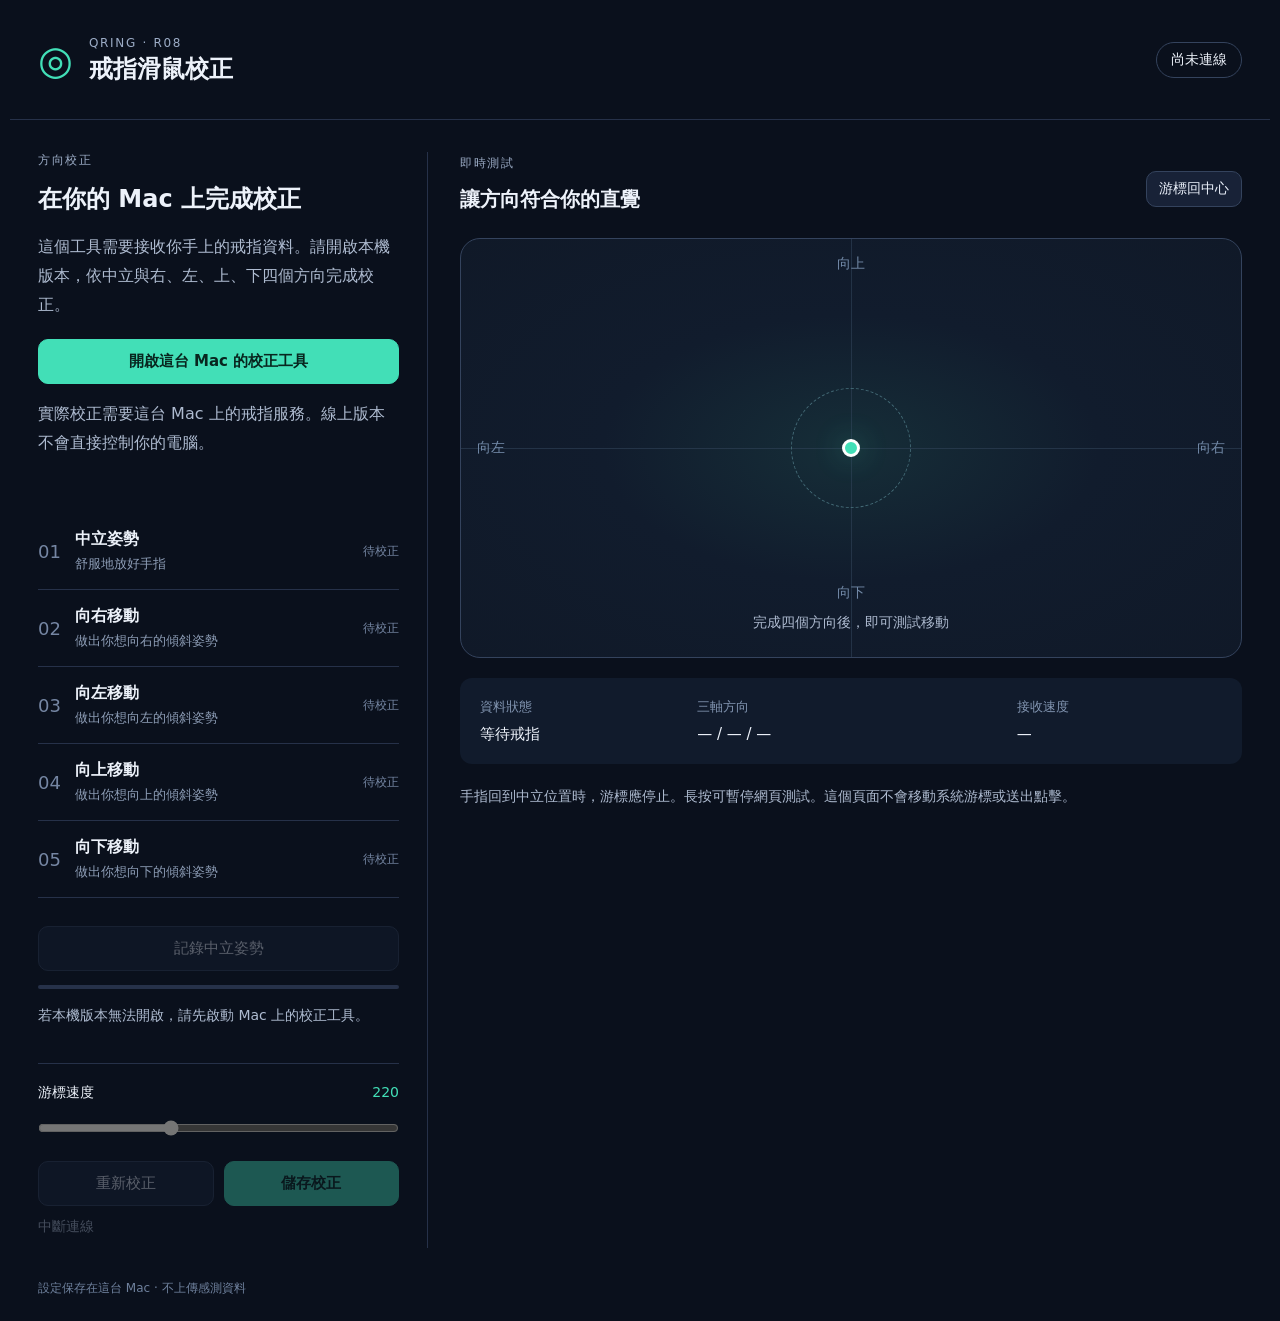
<file: web/index.html>
<!doctype html>
<html lang="zh-Hant"><head><meta charset="utf-8"><meta name="viewport" content="width=device-width,initial-scale=1"><title>QRing 戒指滑鼠校正</title><meta name="description" content="校正戒指滑鼠的中立姿勢與移動方向，測試游標速度並儲存設定。"><link rel="icon" href="data:image/svg+xml,%3Csvg xmlns='http://www.w3.org/2000/svg' viewBox='0 0 32 32'%3E%3Crect width='32' height='32' rx='8' fill='%230c1424'/%3E%3Ccircle cx='16' cy='16' r='9' fill='none' stroke='%2342dfb7' stroke-width='3'/%3E%3Ccircle cx='16' cy='16' r='2' fill='%2342dfb7'/%3E%3C/svg%3E"><link rel="stylesheet" href="style.css"></head>
<body><header><div class="mark">◎</div><div><span class="eyebrow">QRING · R08</span><h1>戒指滑鼠校正</h1></div><div class="badge" id="status">尚未連線</div></header>
<main><section class="workflow"><div class="section-label">方向校正</div><h2 id="title">先連接你的戒指</h2><p id="instruction">戴好戒指，讓手機 QRing 斷線，再按下連接。校正過程只控制右側的測試游標。</p><button class="primary" id="connect">連接戒指</button><a class="primary" id="localLink" href="http://127.0.0.1:8765" hidden>開啟這台 Mac 的校正工具</a><p id="hostedNote" hidden>實際校正需要這台 Mac 上的戒指服務。線上版本不會直接控制你的電腦。</p>
<ol id="steps"><li data-step="0"><span>01</span><div><strong>中立姿勢</strong><small>舒服地放好手指</small></div><b>待校正</b></li><li data-step="1"><span>02</span><div><strong>向右移動</strong><small>做出你想向右的傾斜姿勢</small></div><b>待校正</b></li><li data-step="2"><span>03</span><div><strong>向左移動</strong><small>做出你想向左的傾斜姿勢</small></div><b>待校正</b></li><li data-step="3"><span>04</span><div><strong>向上移動</strong><small>做出你想向上的傾斜姿勢</small></div><b>待校正</b></li><li data-step="4"><span>05</span><div><strong>向下移動</strong><small>做出你想向下的傾斜姿勢</small></div><b>待校正</b></li></ol>
<div class="capture"><button id="capture" disabled>記錄中立姿勢</button><div class="progress"><i id="progress"></i></div><p class="hint" id="message" role="status" aria-live="polite">每個姿勢保持約 3 秒。</p></div>
<div class="settings"><label for="speed">游標速度 <output id="speedValue">220</output></label><input id="speed" type="range" min="60" max="500" step="10" value="220"><div class="actions"><button id="reset">重新校正</button><button class="primary" id="save" disabled>儲存校正</button></div><button id="disconnect" class="text-button" disabled>中斷連線</button></div></section>
<section class="instrument"><div class="panel-top"><div><span class="section-label">即時測試</span><h2>讓方向符合你的直覺</h2></div><button id="center">游標回中心</button></div><div id="pad"><div class="axis horizontal"></div><div class="axis vertical"></div><span class="north">向上</span><span class="east">向右</span><span class="west">向左</span><span class="south">向下</span><div class="target-ring"></div><div id="cursor"></div><div id="padHint">完成四個方向後，即可測試移動</div></div><div class="live"><div><span>資料狀態</span><strong id="fresh">等待戒指</strong></div><div><span>三軸方向</span><strong id="xyz">— / — / —</strong></div><div><span>接收速度</span><strong id="hz">—</strong></div></div><p class="footnote">手指回到中立位置時，游標應停止。長按可暫停網頁測試。這個頁面不會移動系統游標或送出點擊。</p></section></main><footer>設定保存在這台 Mac · 不上傳感測資料</footer><script src="app.js"></script></body></html>
</file>
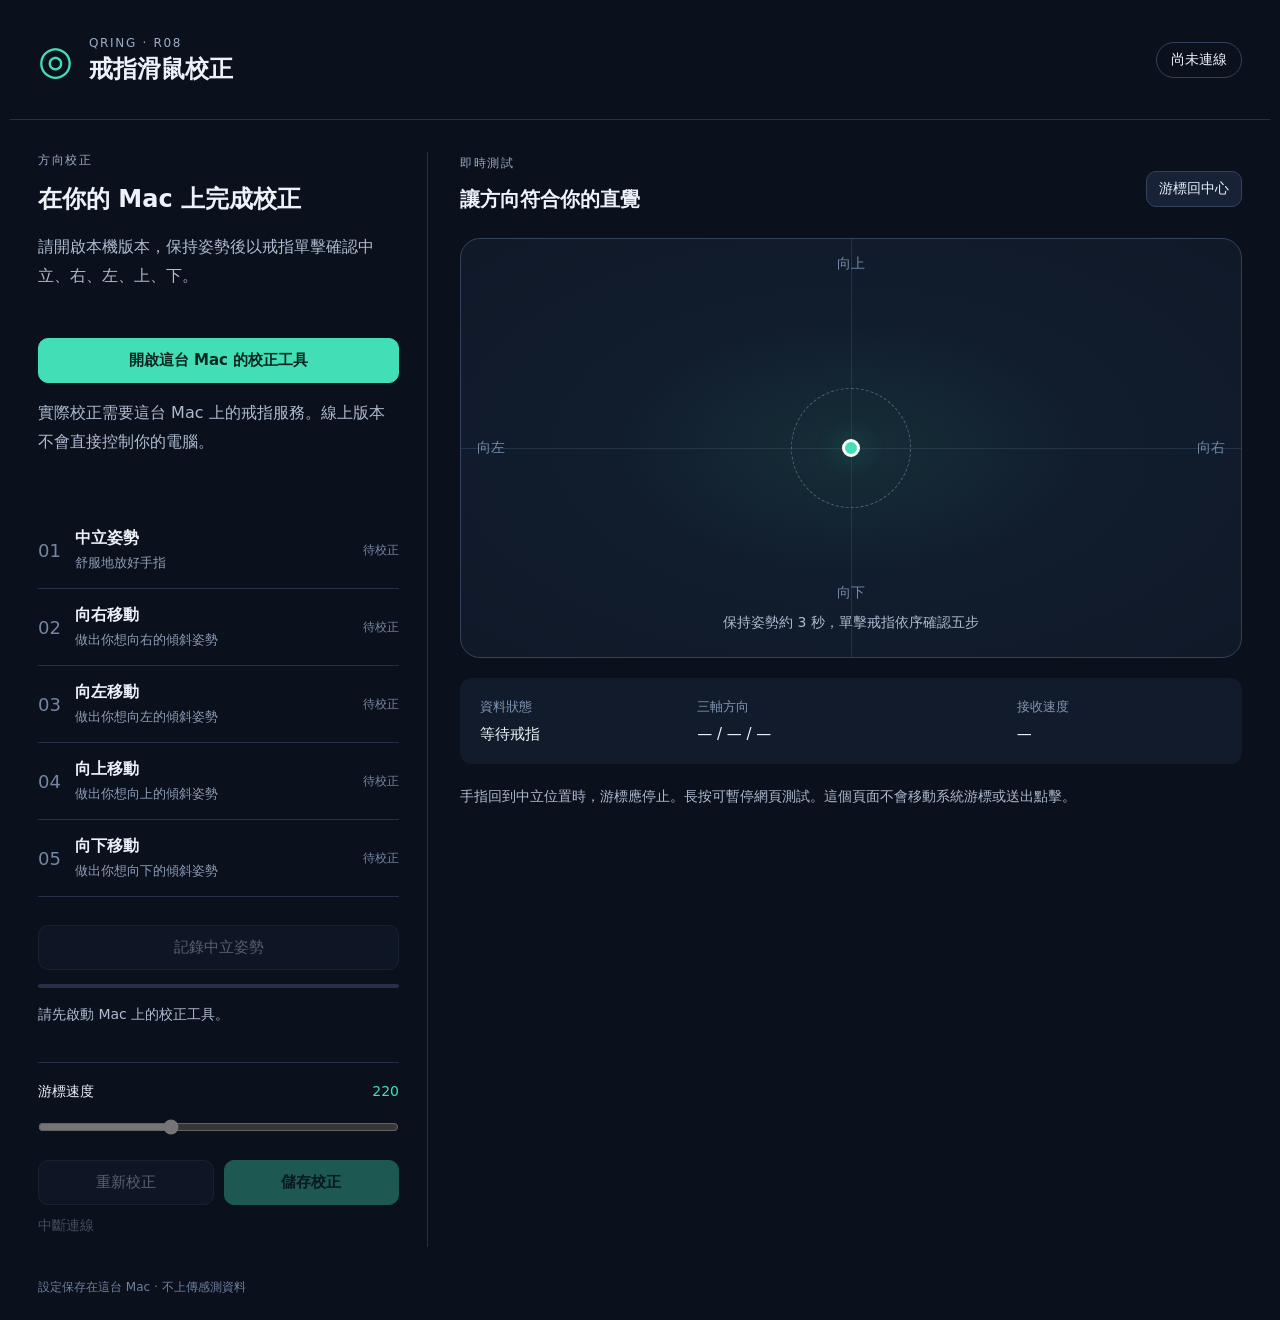
<file: mac-app/web/calibration.html>
<!doctype html>
<html lang="zh-Hant"><head><meta charset="utf-8"><meta name="viewport" content="width=device-width,initial-scale=1"><title>QRing 戒指滑鼠校正</title><meta name="description" content="校正戒指滑鼠的中立姿勢與移動方向，測試游標速度並儲存設定。"><link rel="icon" href="data:image/svg+xml,%3Csvg xmlns='http://www.w3.org/2000/svg' viewBox='0 0 32 32'%3E%3Crect width='32' height='32' rx='8' fill='%230c1424'/%3E%3Ccircle cx='16' cy='16' r='9' fill='none' stroke='%2342dfb7' stroke-width='3'/%3E%3Ccircle cx='16' cy='16' r='2' fill='%2342dfb7'/%3E%3C/svg%3E"><link rel="stylesheet" href="calibration.css"></head>
<body><header><div class="mark">◎</div><div><span class="eyebrow">QRING · R08</span><h1>戒指滑鼠校正</h1></div><div class="badge" id="status">尚未連線</div></header>
<main><section class="workflow"><div class="section-label">方向校正</div><h2 id="title">先連接你的戒指</h2><p id="instruction">戴好戒指，讓手機 QRing 斷線，再按下連接。校正會自動採樣，姿勢穩定後單擊戒指確認；不移動系統游標。</p><button class="primary" id="connect">連接戒指</button><a class="primary" id="localLink" href="http://127.0.0.1:8765" hidden>開啟這台 Mac 的校正工具</a><p id="hostedNote" hidden>實際校正需要這台 Mac 上的戒指服務。線上版本不會直接控制你的電腦。</p>
<ol id="steps"><li data-step="0"><span>01</span><div><strong>中立姿勢</strong><small>舒服地放好手指</small></div><b>待校正</b></li><li data-step="1"><span>02</span><div><strong>向右移動</strong><small>做出你想向右的傾斜姿勢</small></div><b>待校正</b></li><li data-step="2"><span>03</span><div><strong>向左移動</strong><small>做出你想向左的傾斜姿勢</small></div><b>待校正</b></li><li data-step="3"><span>04</span><div><strong>向上移動</strong><small>做出你想向上的傾斜姿勢</small></div><b>待校正</b></li><li data-step="4"><span>05</span><div><strong>向下移動</strong><small>做出你想向下的傾斜姿勢</small></div><b>待校正</b></li></ol>
<div class="capture"><button id="capture" disabled>記錄中立姿勢</button><div class="progress"><i id="progress"></i></div><p class="hint" id="message" role="status" aria-live="polite">自動採樣：姿勢穩定約 3 秒後，單擊戒指確認。</p></div>
<div class="settings"><label for="speed">游標速度 <output id="speedValue">220</output></label><input id="speed" type="range" min="60" max="500" step="10" value="220"><div class="actions"><button id="reset">重新校正</button><button class="primary" id="save" disabled>儲存校正</button></div><button id="disconnect" class="text-button" disabled>中斷連線</button></div></section>
<section class="instrument"><div class="panel-top"><div><span class="section-label">即時測試</span><h2>讓方向符合你的直覺</h2></div><button id="center">游標回中心</button></div><div id="pad"><div class="axis horizontal"></div><div class="axis vertical"></div><span class="north">向上</span><span class="east">向右</span><span class="west">向左</span><span class="south">向下</span><div class="target-ring"></div><div id="cursor"></div><div id="padHint">保持姿勢約 3 秒，單擊戒指依序確認五步</div></div><div class="live"><div><span>資料狀態</span><strong id="fresh">等待戒指</strong></div><div><span>三軸方向</span><strong id="xyz">— / — / —</strong></div><div><span>接收速度</span><strong id="hz">—</strong></div></div><p class="footnote">手指回到中立位置時，游標應停止。長按可暫停網頁測試。這個頁面不會移動系統游標或送出點擊。</p></section></main><footer>設定保存在這台 Mac · 不上傳感測資料</footer><script src="calibration-flow.js"></script><script src="ring-motion.js"></script><script src="calibration.js"></script></body></html>
</file>
<file: web/style.css>
:root{color-scheme:dark;font-family:'Noto Sans TC',system-ui,sans-serif;background:#0a101c;color:#edf2fa;font-size:16px}*{box-sizing:border-box}body{margin:0}header,main,footer{max-width:1260px;margin:auto}header{padding:32px 28px;display:flex;align-items:center;gap:16px;border-bottom:1px solid #263149}.mark{font-size:40px;color:#42dfb7}.eyebrow,.section-label{font-size:12px;letter-spacing:.14em;color:#9cacc6}h1{font-size:24px;margin:2px 0}h2{font-size:24px;margin:12px 0;font-weight:600;line-height:1.5}p{color:#aebbd0;line-height:1.8}header .badge{margin-left:auto;padding:8px 14px;border:1px solid #34435d;border-radius:30px;font-size:14px}.badge.connected{color:#42dfb7;border-color:#227461}main{display:grid;grid-template-columns:390px 1fr;gap:32px;padding:32px 28px}.workflow{padding-right:28px;border-right:1px solid #263149}.workflow>p{min-height:85px;margin-bottom:20px}button,.primary{font:inherit;font-size:15px;cursor:pointer;color:#eaf0fa;background:#182237;border:1px solid #34435d;border-radius:10px;padding:12px 16px;transition:.15s;text-decoration:none;display:inline-block}button:hover:not(:disabled){border-color:#42dfb7}button:focus-visible,a:focus-visible,input:focus-visible{outline:3px solid #42dfb7;outline-offset:3px}.primary{background:#42dfb7;border-color:#42dfb7;color:#08261f;font-weight:600}button:disabled{opacity:.35;cursor:not-allowed}#connect,#localLink,#capture{width:100%;text-align:center}[hidden]{display:none!important}ol{padding:0;list-style:none;margin:28px 0}li{display:flex;align-items:center;gap:14px;padding:16px 0;border-bottom:1px solid #263149}li>span{font-size:18px;color:#7586a3;font-variant-numeric:tabular-nums}li div{flex:1}li strong{font-size:16px;display:block}li small{font-size:13px;display:block;color:#8e9eb7;margin-top:5px}li b{font-size:12px;font-weight:400;color:#7586a3}.done>span,.done b{color:#42dfb7}.active>span{color:#fff}.progress{height:4px;border-radius:4px;background:#263149;margin-top:14px;overflow:hidden}.progress i{display:block;height:100%;width:0;background:#42dfb7}.hint{font-size:14px;min-height:46px}.settings{border-top:1px solid #263149;padding-top:20px}label{display:flex;justify-content:space-between;font-size:14px}output{color:#42dfb7}input[type=range]{width:100%;accent-color:#42dfb7;margin:18px 0 25px}.actions{display:flex;gap:10px}.actions>*{flex:1}.text-button{border:0;background:none;color:#aebbd0;padding-left:0;font-size:14px}.panel-top{display:flex;align-items:center;justify-content:space-between;gap:16px}.panel-top h2{font-size:20px}.panel-top button{font-size:14px;padding:8px 12px}#pad{height:420px;position:relative;border:1px solid #34435d;border-radius:20px;background:radial-gradient(ellipse at center,#162e38 0,#111c2d 45%,#101928 100%);overflow:hidden;margin-top:12px}.axis{position:absolute;background:#314459;opacity:.6}.horizontal{height:1px;width:100%;top:50%}.vertical{width:1px;height:100%;left:50%}.target-ring{position:absolute;left:50%;top:50%;width:120px;height:120px;border:1px dashed #416773;border-radius:50%;transform:translate(-50%,-50%)}.north,.east{position:absolute;color:#7188a6;font-size:14px}.north{top:16px;left:50%;transform:translateX(-50%)}.east{right:16px;top:50%;transform:translateY(-50%)}#cursor{position:absolute;left:50%;top:50%;width:18px;height:18px;border:3px solid white;background:#42dfb7;border-radius:50%;box-shadow:0 0 30px #42dfb755;transform:translate(-50%,-50%)}#padHint{position:absolute;bottom:25px;left:20px;right:20px;text-align:center;color:#aebbd0;font-size:14px}.live{display:grid;grid-template-columns:1fr 1.5fr 1fr;gap:12px;margin-top:20px;padding:20px;background:#111b2c;border-radius:12px}.live span{display:block;color:#8194b0;font-size:13px;margin-bottom:8px}.live strong{font-size:15px;font-weight:500;font-variant-numeric:tabular-nums}.footnote{font-size:14px;margin-top:20px}footer{padding:0 28px 24px;color:#6f819d;font-size:12px}@media(max-width:850px){main{grid-template-columns:1fr}.workflow{border:0;padding:0}.workflow>p{min-height:0}#pad{height:330px}header{padding:20px}main{padding:24px 20px}.live{grid-template-columns:1fr}.panel-top{align-items:flex-start}h1{font-size:20px}.badge{max-width:130px}footer{padding:0 20px 24px}}

.west,.south{position:absolute;color:#7188a6;font-size:14px}.west{left:16px;top:50%;transform:translateY(-50%)}.south{bottom:55px;left:50%;transform:translateX(-50%)}
</file>
<file: mac-app/web/calibration.css>
:root{color-scheme:dark;font-family:'Noto Sans TC',system-ui,sans-serif;background:#0a101c;color:#edf2fa;font-size:16px}*{box-sizing:border-box}body{margin:0}header,main,footer{max-width:1260px;margin:auto}header{padding:32px 28px;display:flex;align-items:center;gap:16px;border-bottom:1px solid #263149}.mark{font-size:40px;color:#42dfb7}.eyebrow,.section-label{font-size:12px;letter-spacing:.14em;color:#9cacc6}h1{font-size:24px;margin:2px 0}h2{font-size:24px;margin:12px 0;font-weight:600;line-height:1.5}p{color:#aebbd0;line-height:1.8}header .badge{margin-left:auto;padding:8px 14px;border:1px solid #34435d;border-radius:30px;font-size:14px}.badge.connected{color:#42dfb7;border-color:#227461}main{display:grid;grid-template-columns:390px 1fr;gap:32px;padding:32px 28px}.workflow{padding-right:28px;border-right:1px solid #263149}.workflow>p{min-height:85px;margin-bottom:20px}button,.primary{font:inherit;font-size:15px;cursor:pointer;color:#eaf0fa;background:#182237;border:1px solid #34435d;border-radius:10px;padding:12px 16px;transition:.15s;text-decoration:none;display:inline-block}button:hover:not(:disabled){border-color:#42dfb7}button:focus-visible,a:focus-visible,input:focus-visible{outline:3px solid #42dfb7;outline-offset:3px}.primary{background:#42dfb7;border-color:#42dfb7;color:#08261f;font-weight:600}button:disabled{opacity:.35;cursor:not-allowed}#connect,#localLink,#capture{width:100%;text-align:center}[hidden]{display:none!important}ol{padding:0;list-style:none;margin:28px 0}li{display:flex;align-items:center;gap:14px;padding:16px 0;border-bottom:1px solid #263149}li>span{font-size:18px;color:#7586a3;font-variant-numeric:tabular-nums}li div{flex:1}li strong{font-size:16px;display:block}li small{font-size:13px;display:block;color:#8e9eb7;margin-top:5px}li b{font-size:12px;font-weight:400;color:#7586a3}.done>span,.done b{color:#42dfb7}.active>span{color:#fff}.progress{height:4px;border-radius:4px;background:#263149;margin-top:14px;overflow:hidden}.progress i{display:block;height:100%;width:0;background:#42dfb7}.hint{font-size:14px;min-height:46px}.settings{border-top:1px solid #263149;padding-top:20px}label{display:flex;justify-content:space-between;font-size:14px}output{color:#42dfb7}input[type=range]{width:100%;accent-color:#42dfb7;margin:18px 0 25px}.actions{display:flex;gap:10px}.actions>*{flex:1}.text-button{border:0;background:none;color:#aebbd0;padding-left:0;font-size:14px}.panel-top{display:flex;align-items:center;justify-content:space-between;gap:16px}.panel-top h2{font-size:20px}.panel-top button{font-size:14px;padding:8px 12px}#pad{height:420px;position:relative;border:1px solid #34435d;border-radius:20px;background:radial-gradient(ellipse at center,#162e38 0,#111c2d 45%,#101928 100%);overflow:hidden;margin-top:12px}.axis{position:absolute;background:#314459;opacity:.6}.horizontal{height:1px;width:100%;top:50%}.vertical{width:1px;height:100%;left:50%}.target-ring{position:absolute;left:50%;top:50%;width:120px;height:120px;border:1px dashed #416773;border-radius:50%;transform:translate(-50%,-50%)}.north,.east{position:absolute;color:#7188a6;font-size:14px}.north{top:16px;left:50%;transform:translateX(-50%)}.east{right:16px;top:50%;transform:translateY(-50%)}#cursor{position:absolute;left:50%;top:50%;width:18px;height:18px;border:3px solid white;background:#42dfb7;border-radius:50%;box-shadow:0 0 30px #42dfb755;transform:translate(-50%,-50%)}#padHint{position:absolute;bottom:25px;left:20px;right:20px;text-align:center;color:#aebbd0;font-size:14px}.live{display:grid;grid-template-columns:1fr 1.5fr 1fr;gap:12px;margin-top:20px;padding:20px;background:#111b2c;border-radius:12px}.live span{display:block;color:#8194b0;font-size:13px;margin-bottom:8px}.live strong{font-size:15px;font-weight:500;font-variant-numeric:tabular-nums}.footnote{font-size:14px;margin-top:20px}footer{padding:0 28px 24px;color:#6f819d;font-size:12px}@media(max-width:850px){main{grid-template-columns:1fr}.workflow{border:0;padding:0}.workflow>p{min-height:0}#pad{height:330px}header{padding:20px}main{padding:24px 20px}.live{grid-template-columns:1fr}.panel-top{align-items:flex-start}h1{font-size:20px}.badge{max-width:130px}footer{padding:0 20px 24px}}

.west,.south{position:absolute;color:#7188a6;font-size:14px}.west{left:16px;top:50%;transform:translateY(-50%)}.south{bottom:55px;left:50%;transform:translateX(-50%)}

#capture.ready{border-color:#42dfb7;color:#42dfb7;background:#153b35}
</file>
